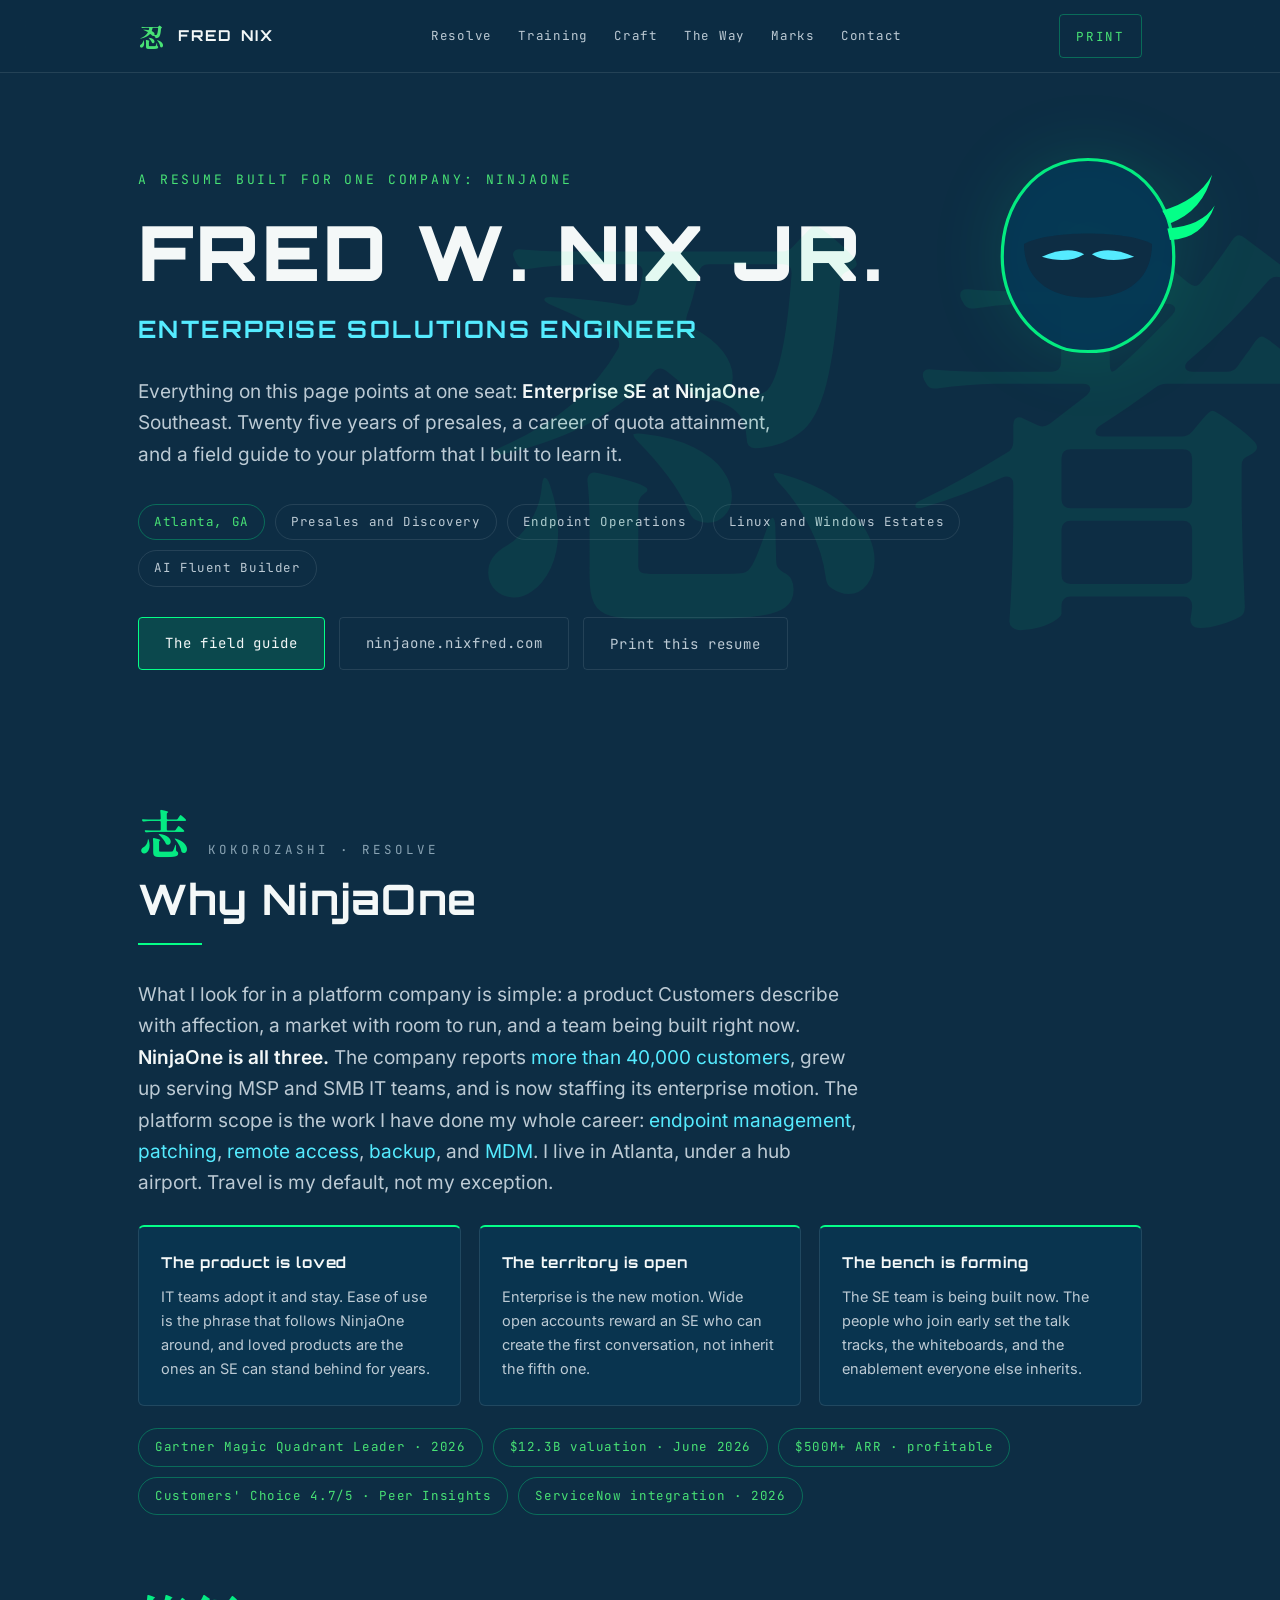
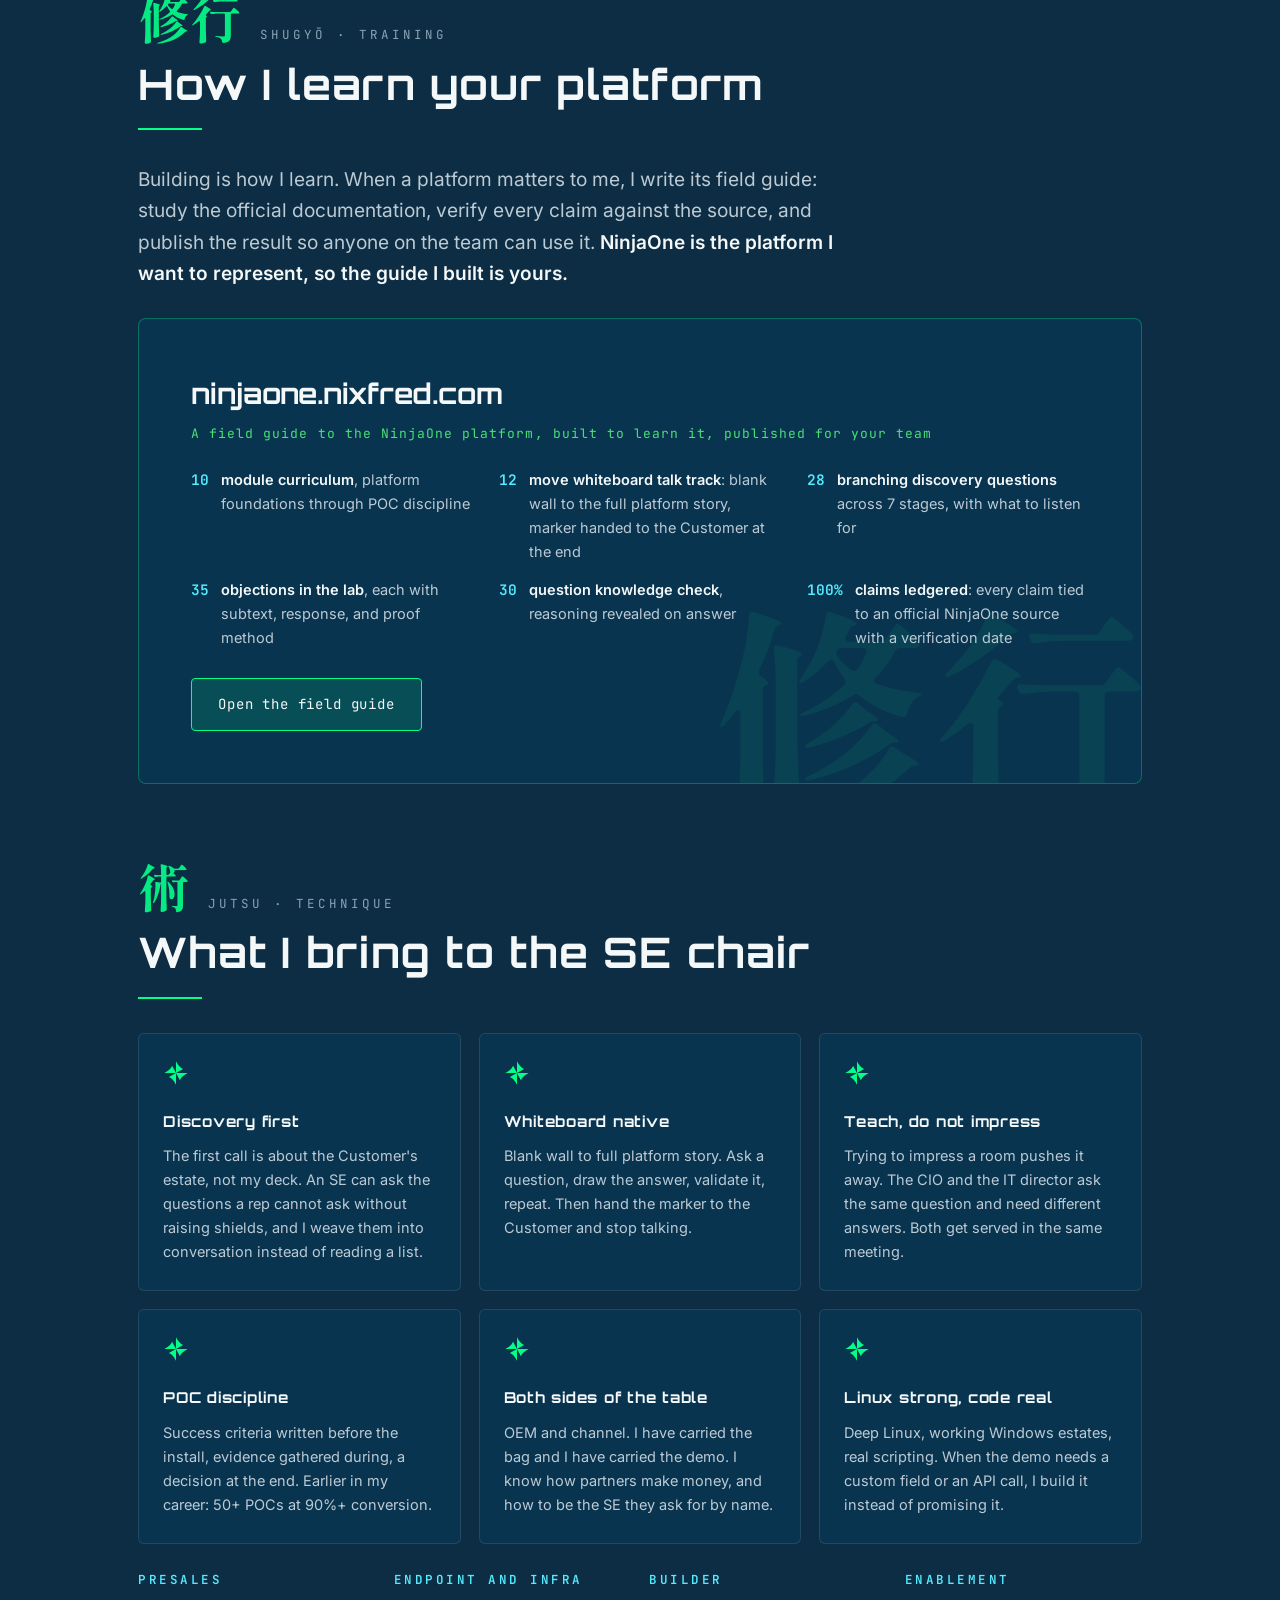
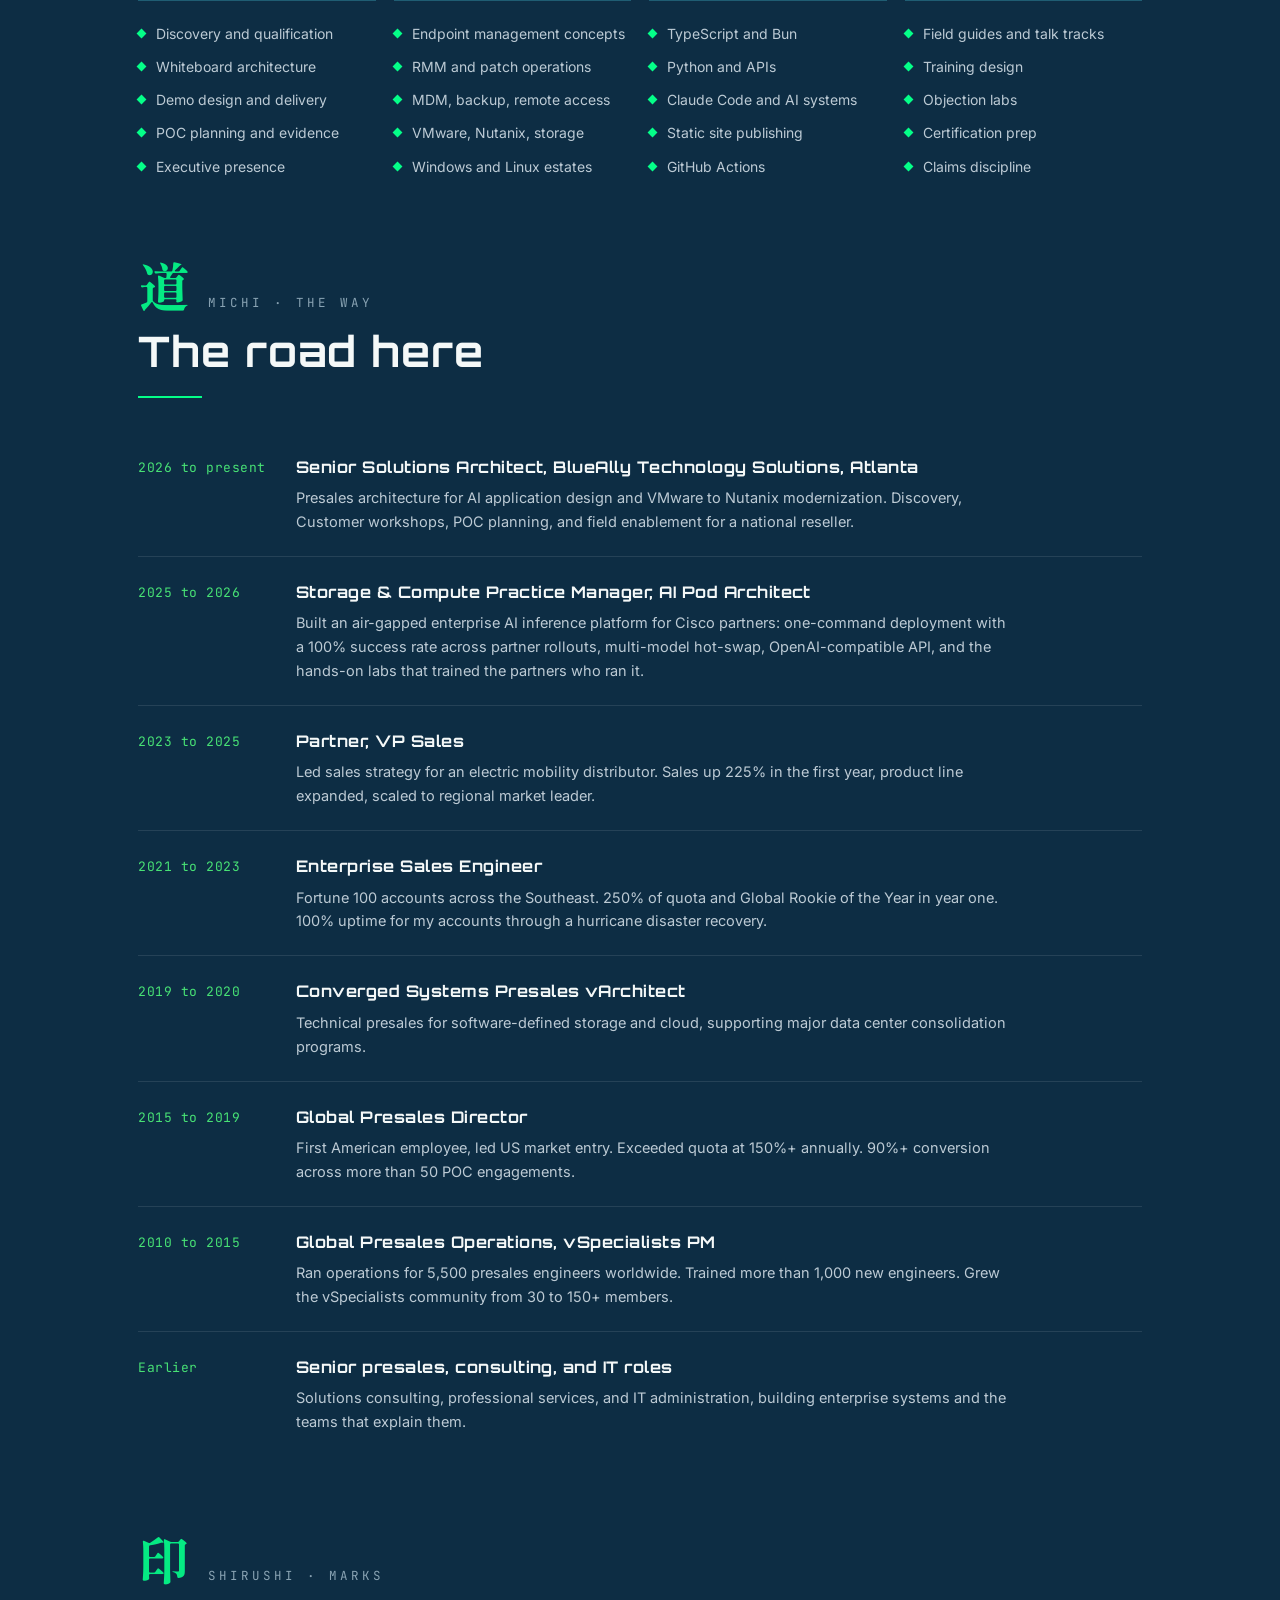
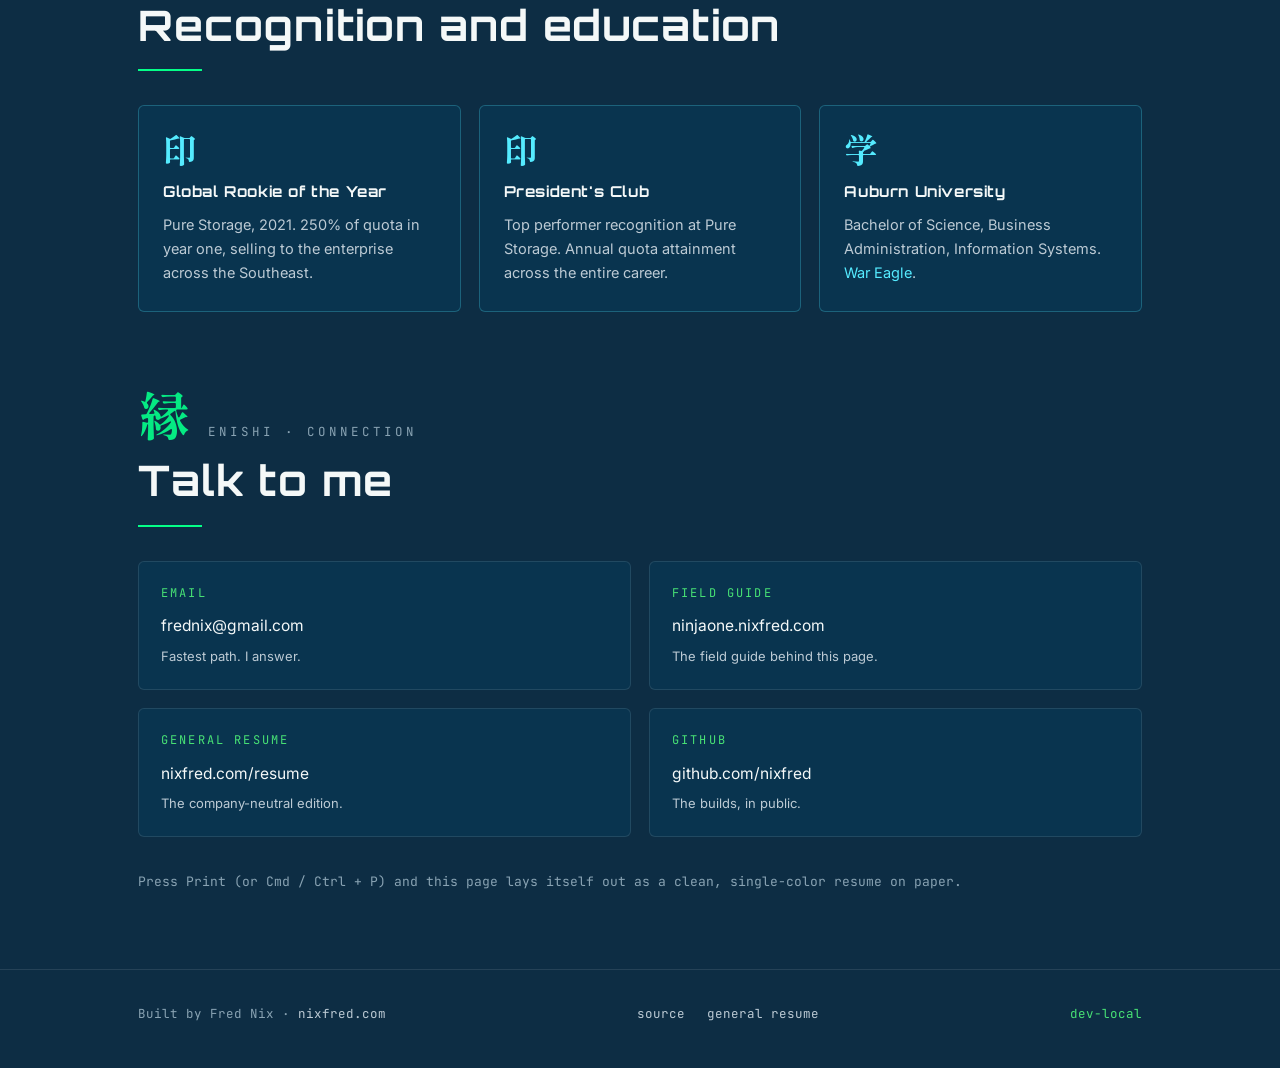
<file: index.html>
<!DOCTYPE html>
<html lang="en">
<head>
  <meta charset="UTF-8">
  <meta name="viewport" content="width=device-width, initial-scale=1.0, viewport-fit=cover">
  <title>Fred W. Nix Jr. | Enterprise SE for NinjaOne</title>
  <meta name="description" content="A NinjaOne edition of Fred Nix's resume: enterprise presales engineer, Atlanta based, with proof of platform study published at ninjaone.nixfred.com.">
  <link rel="canonical" href="https://n1.nixfred.com/">

  <meta property="og:type" content="website">
  <meta property="og:url" content="https://n1.nixfred.com/">
  <meta property="og:title" content="Fred W. Nix Jr. | Enterprise SE for NinjaOne">
  <meta property="og:description" content="Enterprise presales engineer, Atlanta based. Proof of platform study: a full NinjaOne SE field guide at ninjaone.nixfred.com.">
  <meta property="og:image" content="https://n1.nixfred.com/assets/og.png">
  <meta property="og:image:width" content="1200">
  <meta property="og:image:height" content="630">
  <meta name="twitter:card" content="summary_large_image">
  <meta name="twitter:title" content="Fred W. Nix Jr. | Enterprise SE for NinjaOne">
  <meta name="twitter:description" content="Enterprise presales engineer, Atlanta based. Proof of platform study: ninjaone.nixfred.com.">
  <meta name="twitter:image" content="https://n1.nixfred.com/assets/og.png">

  <meta name="theme-color" content="#0a0a0f">
  <link rel="icon" href="favicon.svg" type="image/svg+xml">
  <link rel="icon" href="assets/favicon-32.png" sizes="32x32" type="image/png">
  <link rel="apple-touch-icon" href="assets/favicon-180.png">

  <link rel="stylesheet" href="tokens.css">
  <link rel="stylesheet" href="styles.css">
  <link rel="stylesheet" href="print.css">
  <script>document.documentElement.classList.add('js');</script>
</head>
<body>
<a class="skip-link" href="#main">Skip to content</a>

<svg width="0" height="0" style="position:absolute" aria-hidden="true">
  <defs>
    <symbol id="shuriken" viewBox="0 0 40 40">
      <g fill="currentColor">
        <path d="M20 20 L20 2 Q25 12 31 14 Z"/>
        <path d="M20 20 L20 2 Q25 12 31 14 Z" transform="rotate(90 20 20)"/>
        <path d="M20 20 L20 2 Q25 12 31 14 Z" transform="rotate(180 20 20)"/>
        <path d="M20 20 L20 2 Q25 12 31 14 Z" transform="rotate(270 20 20)"/>
      </g>
    </symbol>
  </defs>
</svg>

<nav class="site-nav" aria-label="Sections">
  <div class="wrap">
    <a class="brand" href="#top"><span class="brand-kanji" lang="ja" aria-hidden="true">忍</span>FRED NIX</a>
    <ul class="nav-links">
      <li><a href="#resolve">Resolve</a></li>
      <li><a href="#training">Training</a></li>
      <li><a href="#craft">Craft</a></li>
      <li><a href="#way">The Way</a></li>
      <li><a href="#marks">Marks</a></li>
      <li><a href="#contact">Contact</a></li>
    </ul>
    <button class="nav-print" type="button" data-open-print>PRINT</button>
  </div>
</nav>

<main id="main">

<header class="hero" id="top">
  <div class="hero-watermark" lang="ja" aria-hidden="true">忍者</div>
  <svg class="hero-ninja" viewBox="0 0 200 200" role="img" aria-label="Ninja in a hood, watching">
    <path d="M100 16 C58 16 33 51 33 92 C33 123 50 151 79 163 C89 167 111 167 121 163 C150 151 167 123 167 92 C167 51 142 16 100 16 Z"
          fill="var(--ink-3)" stroke="var(--brand)" stroke-width="2.5" opacity="0.9"/>
    <path d="M50 82 C69 71 131 71 150 82 C150 108 132 124 100 124 C68 124 50 108 50 82 Z" fill="var(--ink)"/>
    <path d="M64 92 Q84 83 97 90 Q84 98 64 92 Z" fill="var(--sky)"/>
    <path d="M136 92 Q116 83 103 90 Q116 98 136 92 Z" fill="var(--sky)"/>
    <path d="M158 56 Q186 48 197 28 Q190 56 164 66 Z" fill="var(--brand)"/>
    <path d="M162 70 Q189 68 199 52 Q190 78 164 79 Z" fill="var(--brand)"/>
  </svg>
  <div class="wrap">
    <p class="kicker">A resume built for one company: NinjaOne</p>
    <h1>FRED W. NIX JR.</h1>
    <p class="hero-role">ENTERPRISE SOLUTIONS ENGINEER</p>
    <p class="hero-claim">
      Everything on this page points at one seat:
      <strong>Enterprise SE at NinjaOne</strong>, Southeast. Twenty five years of
      presales, a career of quota attainment, and a field guide to your platform
      that I built to learn it.
    </p>
    <ul class="chip-row">
      <li class="chip accent">Atlanta, GA</li>
      <li class="chip">Presales and Discovery</li>
      <li class="chip">Endpoint Operations</li>
      <li class="chip">Linux and Windows Estates</li>
      <li class="chip">AI Fluent Builder</li>
    </ul>
    <div class="cta-row">
      <a class="btn" href="#training">The field guide</a>
      <a class="btn ghost" href="https://ninjaone.nixfred.com/">ninjaone.nixfred.com</a>
      <button class="btn ghost" type="button" data-open-print>Print this resume</button>
    </div>
  </div>
</header>

<section id="resolve" aria-labelledby="resolve-h">
  <div class="wrap">
    <div class="section-head reveal">
      <div class="section-mark">
        <span class="mark-kanji" lang="ja">志</span>
        <span class="mark-romaji">kokorozashi · resolve</span>
      </div>
      <h2 id="resolve-h">Why NinjaOne</h2>
      <div class="section-rule"></div>
    </div>
    <p class="lede reveal">
      What I look for in a platform company is simple: a product Customers describe
      with affection, a market with room to run, and a team being built right now.
      <strong>NinjaOne is all three.</strong> The company reports
      <a href="https://www.ninjaone.com/">more than 40,000 customers</a>, grew up
      serving MSP and SMB IT teams, and is now staffing its enterprise motion.
      The platform scope is the work I have done my whole career:
      <a href="https://www.ninjaone.com/endpoint-management/">endpoint management</a>,
      <a href="https://www.ninjaone.com/patch-management/">patching</a>,
      <a href="https://www.ninjaone.com/remote-access/">remote access</a>,
      <a href="https://www.ninjaone.com/backup/">backup</a>, and
      <a href="https://www.ninjaone.com/mdm/">MDM</a>.
      I live in Atlanta, under a hub airport. Travel is my default, not my exception.
    </p>
    <ul class="why-points">
      <li class="why-point reveal">
        <h3>The product is loved</h3>
        <p>IT teams adopt it and stay. Ease of use is the phrase that follows
        NinjaOne around, and loved products are the ones an SE can stand behind
        for years.</p>
      </li>
      <li class="why-point reveal">
        <h3>The territory is open</h3>
        <p>Enterprise is the new motion. Wide open accounts reward an SE who can
        create the first conversation, not inherit the fifth one.</p>
      </li>
      <li class="why-point reveal">
        <h3>The bench is forming</h3>
        <p>The SE team is being built now. The people who join early set the
        talk tracks, the whiteboards, and the enablement everyone else inherits.</p>
      </li>
    </ul>
    <ul class="signal-row reveal">
      <li><a href="https://www.ninjaone.com/press/leader-2026-gartner-magic-quadrant-mq/">Gartner Magic Quadrant Leader · 2026</a></li>
      <li><a href="https://www.ninjaone.com/press/12-3-billion-valuation/">$12.3B valuation · June 2026</a></li>
      <li><a href="https://www.ninjaone.com/press/ninjaone-surpasses-500-million-arr/">$500M+ ARR · profitable</a></li>
      <li><a href="https://finance.yahoo.com/technology/articles/ninjaone-named-customers-choice-2026-130000196.html">Customers' Choice 4.7/5 · Peer Insights</a></li>
      <li><a href="https://finance.yahoo.com/technology/articles/ninjaone-partners-servicenow-unify-operations-130000843.html">ServiceNow integration · 2026</a></li>
    </ul>
  </div>
</section>

<section id="training" aria-labelledby="training-h">
  <div class="wrap">
    <div class="section-head reveal">
      <div class="section-mark">
        <span class="mark-kanji" lang="ja">修行</span>
        <span class="mark-romaji">shugyō · training</span>
      </div>
      <h2 id="training-h">How I learn your platform</h2>
      <div class="section-rule"></div>
    </div>
    <p class="lede reveal">
      Building is how I learn. When a platform matters to me, I write its field
      guide: study the official documentation, verify every claim against the
      source, and publish the result so anyone on the team can use it.
      <strong>NinjaOne is the platform I want to represent, so the guide I built
      is yours.</strong>
    </p>
    <div class="proof reveal" style="margin-top:28px">
      <div class="proof-kanji" lang="ja" aria-hidden="true">修行</div>
      <h3><a href="https://ninjaone.nixfred.com/">ninjaone.nixfred.com</a></h3>
      <p class="proof-sub">A field guide to the NinjaOne platform, built to learn it, published for your team</p>
      <ul class="proof-grid">
        <li><span class="n">10</span><span><strong>module curriculum</strong>, platform foundations through POC discipline</span></li>
        <li><span class="n">12</span><span><strong>move whiteboard talk track</strong>: blank wall to the full platform story, marker handed to the Customer at the end</span></li>
        <li><span class="n">28</span><span><strong>branching discovery questions</strong> across 7 stages, with what to listen for</span></li>
        <li><span class="n">35</span><span><strong>objections in the lab</strong>, each with subtext, response, and proof method</span></li>
        <li><span class="n">30</span><span><strong>question knowledge check</strong>, reasoning revealed on answer</span></li>
        <li><span class="n">100%</span><span><strong>claims ledgered</strong>: every claim tied to an official NinjaOne source with a verification date</span></li>
      </ul>
      <a class="btn" href="https://ninjaone.nixfred.com/">Open the field guide</a>
    </div>
  </div>
</section>

<section id="craft" aria-labelledby="craft-h">
  <div class="wrap">
    <div class="section-head reveal">
      <div class="section-mark">
        <span class="mark-kanji" lang="ja">術</span>
        <span class="mark-romaji">jutsu · technique</span>
      </div>
      <h2 id="craft-h">What I bring to the SE chair</h2>
      <div class="section-rule"></div>
    </div>
    <div class="craft-grid">
      <div class="craft-card reveal">
        <svg class="shuriken" role="img" aria-label="Shuriken mark" style="color:var(--brand)"><use href="#shuriken"/></svg>
        <h3>Discovery first</h3>
        <p>The first call is about the Customer's estate, not my deck. An SE can ask
        the questions a rep cannot ask without raising shields, and I weave them
        into conversation instead of reading a list.</p>
      </div>
      <div class="craft-card reveal">
        <svg class="shuriken" role="img" aria-label="Shuriken mark" style="color:var(--brand)"><use href="#shuriken"/></svg>
        <h3>Whiteboard native</h3>
        <p>Blank wall to full platform story. Ask a question, draw the answer,
        validate it, repeat. Then hand the marker to the Customer and stop talking.</p>
      </div>
      <div class="craft-card reveal">
        <svg class="shuriken" role="img" aria-label="Shuriken mark" style="color:var(--brand)"><use href="#shuriken"/></svg>
        <h3>Teach, do not impress</h3>
        <p>Trying to impress a room pushes it away. The CIO and the IT director ask
        the same question and need different answers. Both get served in the same meeting.</p>
      </div>
      <div class="craft-card reveal">
        <svg class="shuriken" role="img" aria-label="Shuriken mark" style="color:var(--brand)"><use href="#shuriken"/></svg>
        <h3>POC discipline</h3>
        <p>Success criteria written before the install, evidence gathered during,
        a decision at the end. Earlier in my career: 50+ POCs at 90%+ conversion.</p>
      </div>
      <div class="craft-card reveal">
        <svg class="shuriken" role="img" aria-label="Shuriken mark" style="color:var(--brand)"><use href="#shuriken"/></svg>
        <h3>Both sides of the table</h3>
        <p>OEM and channel. I have carried the bag and I have carried the demo. I know
        how partners make money, and how to be the SE they ask for by name.</p>
      </div>
      <div class="craft-card reveal">
        <svg class="shuriken" role="img" aria-label="Shuriken mark" style="color:var(--brand)"><use href="#shuriken"/></svg>
        <h3>Linux strong, code real</h3>
        <p>Deep Linux, working Windows estates, real scripting. When the demo needs a
        custom field or an API call, I build it instead of promising it.</p>
      </div>
    </div>

    <div class="skills-grid">
      <div class="skill-col reveal">
        <h3>Presales</h3>
        <ul>
          <li>Discovery and qualification</li>
          <li>Whiteboard architecture</li>
          <li>Demo design and delivery</li>
          <li>POC planning and evidence</li>
          <li>Executive presence</li>
        </ul>
      </div>
      <div class="skill-col reveal">
        <h3>Endpoint and Infra</h3>
        <ul>
          <li>Endpoint management concepts</li>
          <li>RMM and patch operations</li>
          <li>MDM, backup, remote access</li>
          <li>VMware, Nutanix, storage</li>
          <li>Windows and Linux estates</li>
        </ul>
      </div>
      <div class="skill-col reveal">
        <h3>Builder</h3>
        <ul>
          <li>TypeScript and Bun</li>
          <li>Python and APIs</li>
          <li>Claude Code and AI systems</li>
          <li>Static site publishing</li>
          <li>GitHub Actions</li>
        </ul>
      </div>
      <div class="skill-col reveal">
        <h3>Enablement</h3>
        <ul>
          <li>Field guides and talk tracks</li>
          <li>Training design</li>
          <li>Objection labs</li>
          <li>Certification prep</li>
          <li>Claims discipline</li>
        </ul>
      </div>
    </div>
  </div>
</section>

<section id="way" aria-labelledby="way-h">
  <div class="wrap">
    <div class="section-head reveal">
      <div class="section-mark">
        <span class="mark-kanji" lang="ja">道</span>
        <span class="mark-romaji">michi · the way</span>
      </div>
      <h2 id="way-h">The road here</h2>
      <div class="section-rule"></div>
    </div>
    <ul class="timeline">
      <li class="reveal">
        <span class="t-when">2026 to present</span>
        <div>
          <div class="t-role">Senior Solutions Architect, BlueAlly Technology Solutions, Atlanta</div>
          <p class="t-what">Presales architecture for AI application design and VMware to
          Nutanix modernization. Discovery, Customer workshops, POC planning, and field
          enablement for a national reseller.</p>
        </div>
      </li>
      <li class="reveal">
        <span class="t-when">2025 to 2026</span>
        <div>
          <div class="t-role">Storage &amp; Compute Practice Manager, AI Pod Architect</div>
          <p class="t-what">Built an air-gapped enterprise AI inference platform for Cisco
          partners: one-command deployment with a 100% success rate across partner rollouts,
          multi-model hot-swap, OpenAI-compatible API, and the hands-on labs that trained
          the partners who ran it.</p>
        </div>
      </li>
      <li class="reveal">
        <span class="t-when">2023 to 2025</span>
        <div>
          <div class="t-role">Partner, VP Sales</div>
          <p class="t-what">Led sales strategy for an electric mobility distributor.
          Sales up 225% in the first year, product line expanded, scaled to regional
          market leader.</p>
        </div>
      </li>
      <li class="reveal">
        <span class="t-when">2021 to 2023</span>
        <div>
          <div class="t-role">Enterprise Sales Engineer</div>
          <p class="t-what">Fortune 100 accounts across the Southeast. 250% of quota and
          Global Rookie of the Year in year one. 100% uptime for my accounts through a
          hurricane disaster recovery.</p>
        </div>
      </li>
      <li class="reveal">
        <span class="t-when">2019 to 2020</span>
        <div>
          <div class="t-role">Converged Systems Presales vArchitect</div>
          <p class="t-what">Technical presales for software-defined storage and cloud,
          supporting major data center consolidation programs.</p>
        </div>
      </li>
      <li class="reveal">
        <span class="t-when">2015 to 2019</span>
        <div>
          <div class="t-role">Global Presales Director</div>
          <p class="t-what">First American employee, led US market entry. Exceeded quota at
          150%+ annually. 90%+ conversion across more than 50 POC engagements.</p>
        </div>
      </li>
      <li class="reveal">
        <span class="t-when">2010 to 2015</span>
        <div>
          <div class="t-role">Global Presales Operations, vSpecialists PM</div>
          <p class="t-what">Ran operations for 5,500 presales engineers worldwide. Trained
          more than 1,000 new engineers. Grew the vSpecialists community from 30 to 150+
          members.</p>
        </div>
      </li>
      <li class="reveal">
        <span class="t-when">Earlier</span>
        <div>
          <div class="t-role">Senior presales, consulting, and IT roles</div>
          <p class="t-what">Solutions consulting, professional services, and IT
          administration, building enterprise systems and the teams that explain them.</p>
        </div>
      </li>
    </ul>
  </div>
</section>

<section id="marks" aria-labelledby="marks-h">
  <div class="wrap">
    <div class="section-head reveal">
      <div class="section-mark">
        <span class="mark-kanji" lang="ja">印</span>
        <span class="mark-romaji">shirushi · marks</span>
      </div>
      <h2 id="marks-h">Recognition and education</h2>
      <div class="section-rule"></div>
    </div>
    <div class="marks-grid">
      <div class="mark-card reveal">
        <div class="kanji-badge" lang="ja" aria-hidden="true">印</div>
        <h3>Global Rookie of the Year</h3>
        <p>Pure Storage, 2021. 250% of quota in year one, selling to the enterprise
        across the Southeast.</p>
      </div>
      <div class="mark-card reveal">
        <div class="kanji-badge" lang="ja" aria-hidden="true">印</div>
        <h3>President's Club</h3>
        <p>Top performer recognition at Pure Storage. Annual quota attainment across
        the entire career.</p>
      </div>
      <div class="mark-card reveal">
        <div class="kanji-badge" lang="ja" aria-hidden="true">学</div>
        <h3>Auburn University</h3>
        <p>Bachelor of Science, Business Administration, Information Systems.
        <a href="https://www.auburn.edu/">War Eagle</a>.</p>
      </div>
    </div>
  </div>
</section>

<section id="contact" aria-labelledby="contact-h">
  <div class="wrap">
    <div class="section-head reveal">
      <div class="section-mark">
        <span class="mark-kanji" lang="ja">縁</span>
        <span class="mark-romaji">enishi · connection</span>
      </div>
      <h2 id="contact-h">Talk to me</h2>
      <div class="section-rule"></div>
    </div>
    <ul class="contact-links">
      <li class="reveal">
        <a href="mailto:frednix@gmail.com">
          <span class="lbl">Email</span>
          <span class="val">frednix@gmail.com</span>
          <span class="sub">Fastest path. I answer.</span>
        </a>
      </li>
      <li class="reveal">
        <a href="https://ninjaone.nixfred.com/">
          <span class="lbl">Field guide</span>
          <span class="val">ninjaone.nixfred.com</span>
          <span class="sub">The field guide behind this page.</span>
        </a>
      </li>
      <li class="reveal">
        <a href="https://nixfred.com/resume/">
          <span class="lbl">General resume</span>
          <span class="val">nixfred.com/resume</span>
          <span class="sub">The company-neutral edition.</span>
        </a>
      </li>
      <li class="reveal">
        <a href="https://github.com/nixfred">
          <span class="lbl">GitHub</span>
          <span class="val">github.com/nixfred</span>
          <span class="sub">The builds, in public.</span>
        </a>
      </li>
    </ul>
    <p class="print-hint">Press Print (or Cmd / Ctrl + P) and this page lays itself out as a clean, single-color resume on paper.</p>
  </div>
</section>

</main>

<div class="print-modal" id="printModal" role="dialog" aria-modal="true" aria-labelledby="printTitle" hidden>
  <div class="print-backdrop" data-close-print></div>
  <div class="print-card">
    <svg class="print-shuriken" role="img" aria-label="Shuriken mark"><use href="#shuriken"/></svg>
    <h2 id="printTitle">Take it on paper</h2>
    <p>This page lays itself out as a clean, single-color resume: decorations
    and buttons step aside, the record stays. One file, made to be printed.</p>
    <div class="print-actions">
      <button class="btn" type="button" id="doPrint">Print the resume</button>
      <button class="btn ghost" type="button" data-close-print>Not now</button>
    </div>
    <p class="print-note">Cmd / Ctrl + P works too.</p>
  </div>
</div>

<footer class="site-footer">
  <div class="wrap">
    <span>Built by Fred Nix · <a href="https://nixfred.com/">nixfred.com</a></span>
    <span class="footer-links">
      <a href="https://github.com/nixfred/resume.nixfred.com.ninjaone">source</a>
      <a href="https://nixfred.com/resume/">general resume</a>
    </span>
    <span class="version">dev-local</span>
  </div>
</footer>

<script>
  // Decorative reveal only. All content is present without JS.
  const revealObserver = new IntersectionObserver((entries) => {
    entries.forEach(entry => {
      if (entry.isIntersecting) {
        entry.target.classList.add('in');
        revealObserver.unobserve(entry.target);
      }
    });
  }, { threshold: 0.08 });
  document.querySelectorAll('.reveal').forEach(el => revealObserver.observe(el));

  // Print modal: glowing window, ESC and backdrop close, focus returned.
  const modal = document.getElementById('printModal');
  let lastTrigger = null;

  function openPrint(trigger) {
    lastTrigger = trigger;
    modal.hidden = false;
    document.body.style.overflow = 'hidden';
    document.getElementById('doPrint').focus();
  }
  function closePrint() {
    modal.hidden = true;
    document.body.style.overflow = '';
    if (lastTrigger) lastTrigger.focus();
  }

  document.querySelectorAll('[data-open-print]').forEach(btn => {
    btn.addEventListener('click', () => openPrint(btn));
  });
  modal.querySelectorAll('[data-close-print]').forEach(el => {
    el.addEventListener('click', closePrint);
  });
  document.getElementById('doPrint').addEventListener('click', () => {
    closePrint();
    window.print();
  });
  document.addEventListener('keydown', (e) => {
    if (e.key === 'Escape' && !modal.hidden) closePrint();
  });
</script>

</body>
</html>
</file>
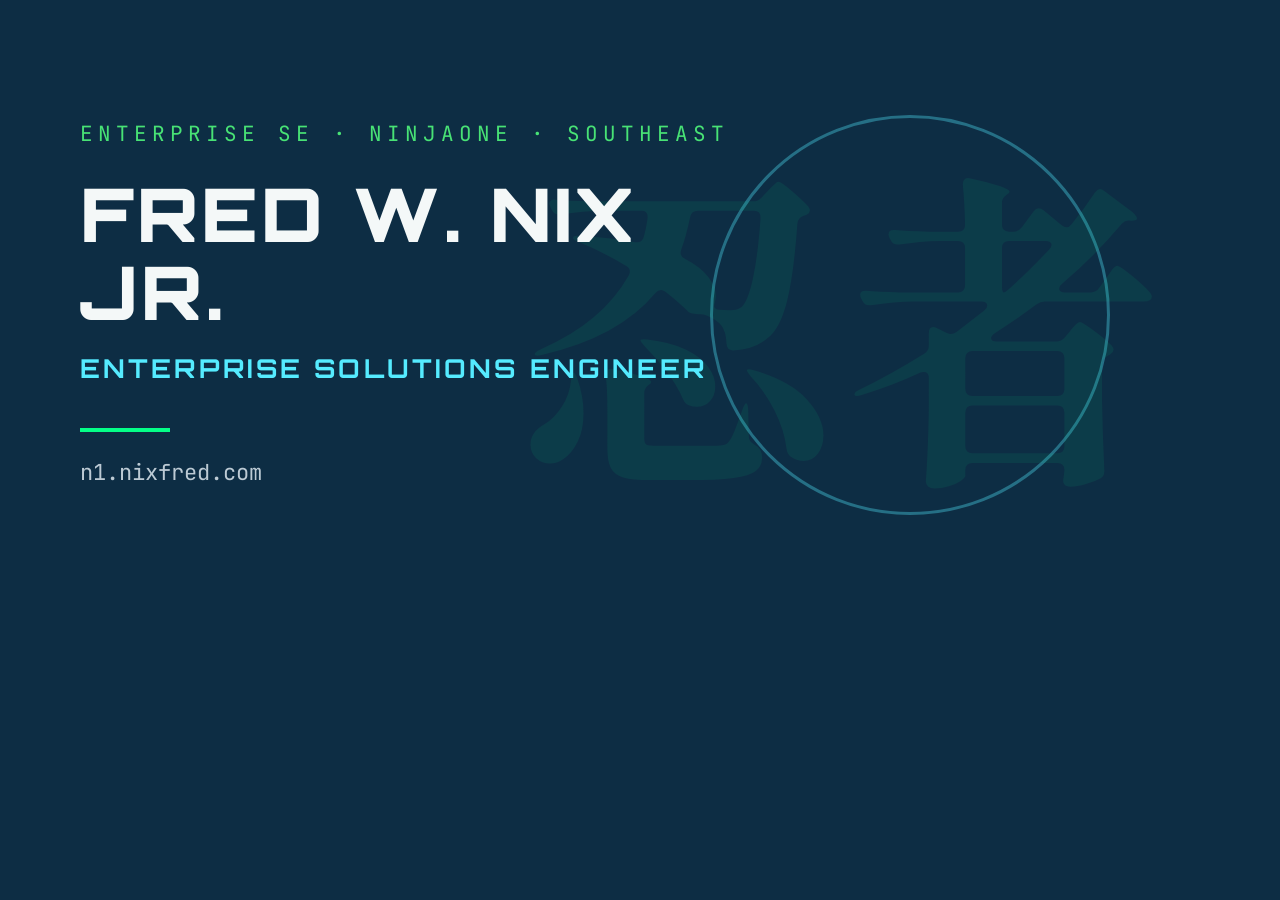
<file: og.html>
<!DOCTYPE html>
<!-- OG card source. Rendered to assets/og.png (1200x630) by scripts/build.sh.
     Colors come from tokens.css so the tokens gate holds here too. -->
<html lang="en">
<head>
<meta charset="UTF-8">
<link rel="stylesheet" href="tokens.css">
<style>
  @font-face {
    font-family: 'Orbitron';
    src: url('assets/fonts/orbitron-900.woff2') format('woff2');
    font-weight: 900;
  }
  @font-face {
    font-family: 'Orbitron';
    src: url('assets/fonts/orbitron-700.woff2') format('woff2');
    font-weight: 700;
  }
  @font-face {
    font-family: 'JetBrains Mono';
    src: url('assets/fonts/jetbrains-mono-400.woff2') format('woff2');
    font-weight: 400;
  }
  @font-face {
    font-family: 'Shippori Mincho B1';
    src: url('assets/fonts/shippori-kanji.woff2') format('woff2');
    font-weight: 700;
  }
  * { margin: 0; padding: 0; box-sizing: border-box; }
  body {
    width: 1200px; height: 630px;
    background: var(--ink);
    color: var(--bone);
    font-family: 'Orbitron', sans-serif;
    position: relative;
    overflow: hidden;
  }
  .kanji {
    position: absolute; right: 30px; top: 50%;
    transform: translateY(-50%);
    font-family: 'Shippori Mincho B1', serif;
    font-size: 330px; line-height: 1;
    color: var(--kanji-watermark);
  }
  .ring {
    position: absolute; right: 90px; top: 115px;
    width: 400px; height: 400px; border-radius: 50%;
    border: 3px solid var(--sky);
    opacity: 0.35;
  }
  .inner { position: absolute; left: 80px; top: 120px; width: 720px; }
  .kicker {
    font-family: 'JetBrains Mono', monospace;
    font-size: 21px; letter-spacing: 0.24em;
    color: var(--brand-text);
    text-transform: uppercase;
    margin-bottom: 28px;
  }
  h1 { font-size: 74px; font-weight: 900; letter-spacing: 0.04em; line-height: 1.05; }
  .role {
    font-size: 26px; font-weight: 700; letter-spacing: 0.12em;
    color: var(--sky); margin-top: 22px;
  }
  .rule { width: 90px; height: 4px; background: var(--brand); margin-top: 44px; }
  .url {
    font-family: 'JetBrains Mono', monospace;
    font-size: 22px; color: var(--bone-dim); margin-top: 26px;
  }
</style>
</head>
<body>
  <div class="ring"></div>
  <div class="kanji" lang="ja">忍者</div>
  <div class="inner">
    <div class="kicker">Enterprise SE · NinjaOne · Southeast</div>
    <h1>FRED W. NIX JR.</h1>
    <div class="role">ENTERPRISE SOLUTIONS ENGINEER</div>
    <div class="rule"></div>
    <div class="url">n1.nixfred.com</div>
  </div>
</body>
</html>
</file>
<file: tokens.css>
/* tokens.css: the only home for color values on n1.nixfred.com (factory: tokens are law).
   Palette: NinjaOne brand colors, pulled from the live ninjaone.com CSS custom
   properties 2026-08-02 (Fred ruling: use their colors). */
:root {
  /* palette (NinjaOne: vivid green, sky cyan, dark navy blues) */
  --ink: #0d2d44;
  --ink-2: #09344f;
  --ink-3: #053856;
  --bone: #f4f8f8;
  --bone-dim: #bccad4;
  --bone-faint: #89a3b3;
  --brand: #04ff88;
  --brand-text: #48e275;
  --sky: #55ebff;
  --sky-dim: #007da5;

  /* derived shades */
  --brand-border: rgba(4, 255, 139, 0.30);
  --brand-glow: rgba(4, 255, 139, 0.13);
  --sky-border: rgba(85, 235, 255, 0.25);
  --bone-border: rgba(244, 248, 248, 0.10);
  --ink-overlay: rgba(13, 45, 68, 0.85);
  --kanji-watermark: rgba(4, 255, 139, 0.07);
  --kanji-mark: rgba(4, 255, 139, 0.9);

  /* type */
  --font-display: 'Orbitron', sans-serif;
  --font-body: 'Inter', sans-serif;
  --font-mono: 'JetBrains Mono', monospace;
  --font-kanji: 'Shippori Mincho B1', serif;

  /* rhythm */
  --maxw: 1100px;
  --gutter: clamp(20px, 4vw, 48px);
  --section-gap: clamp(44px, 6vw, 76px);

  color-scheme: dark;
}

/* print palette: clean single-color paper resume. Colors live here so
   print.css stays layout-only and the tokens gate holds on paper too. */
@media print {
  :root {
    --ink: #ffffff;
    --ink-2: #ffffff;
    --ink-3: #ffffff;
    --bone: #1a1a1a;
    --bone-dim: #333333;
    --bone-faint: #555555;
    --brand: #1a1a1a;
    --brand-text: #1a1a1a;
    --sky: #1a1a1a;
    --sky-dim: #1a1a1a;
    --brand-border: #cccccc;
    --brand-glow: #ffffff;
    --sky-border: #cccccc;
    --bone-border: #dddddd;
    --ink-overlay: #ffffff;
    --kanji-watermark: rgba(0, 0, 0, 0);
    --kanji-mark: #1a1a1a;
    color-scheme: light;
  }
}
</file>
<file: styles.css>
/* styles.css: n1.nixfred.com. All color flows from tokens.css. */

@font-face {
  font-family: 'Orbitron';
  src: url('assets/fonts/orbitron-700.woff2') format('woff2');
  font-weight: 700;
  font-display: swap;
}
@font-face {
  font-family: 'Orbitron';
  src: url('assets/fonts/orbitron-900.woff2') format('woff2');
  font-weight: 900;
  font-display: swap;
}
@font-face {
  font-family: 'Inter';
  src: url('assets/fonts/inter-400.woff2') format('woff2');
  font-weight: 400;
  font-display: swap;
}
@font-face {
  font-family: 'Inter';
  src: url('assets/fonts/inter-600.woff2') format('woff2');
  font-weight: 600;
  font-display: swap;
}
@font-face {
  font-family: 'Inter';
  src: url('assets/fonts/inter-700.woff2') format('woff2');
  font-weight: 700;
  font-display: swap;
}
@font-face {
  font-family: 'JetBrains Mono';
  src: url('assets/fonts/jetbrains-mono-400.woff2') format('woff2');
  font-weight: 400;
  font-display: swap;
}
@font-face {
  font-family: 'JetBrains Mono';
  src: url('assets/fonts/jetbrains-mono-600.woff2') format('woff2');
  font-weight: 600;
  font-display: swap;
}
@font-face {
  font-family: 'Shippori Mincho B1';
  src: url('assets/fonts/shippori-kanji.woff2') format('woff2');
  font-weight: 700;
  font-display: swap;
}

* { margin: 0; padding: 0; box-sizing: border-box; }

html { scroll-behavior: smooth; }

body {
  background: var(--ink);
  color: var(--bone);
  font-family: var(--font-body);
  font-size: 17px;
  line-height: 1.65;
  -webkit-text-size-adjust: 100%;
  text-size-adjust: 100%;
  overflow-x: hidden;
}

::selection { background: var(--sky); color: var(--ink); }

a { color: var(--sky); text-decoration: none; }
a:hover { text-decoration: underline; }
a:focus-visible, button:focus-visible {
  outline: 2px solid var(--brand-text);
  outline-offset: 3px;
  border-radius: 2px;
}

.skip-link {
  position: absolute;
  left: -9999px;
  top: 0;
  background: var(--sky);
  color: var(--ink);
  padding: 10px 18px;
  font-family: var(--font-mono);
  font-size: 13px;
  z-index: 100;
}
.skip-link:focus { left: 0; }

.wrap {
  max-width: var(--maxw);
  margin: 0 auto;
  padding-left: var(--gutter);
  padding-right: var(--gutter);
}

/* ---------- nav ---------- */
.site-nav {
  position: sticky;
  top: 0;
  z-index: 50;
  background: var(--ink-overlay);
  backdrop-filter: blur(12px);
  border-bottom: 1px solid var(--bone-border);
}
.site-nav .wrap {
  display: flex;
  align-items: center;
  justify-content: space-between;
  padding-top: 14px;
  padding-bottom: 14px;
}
.brand {
  display: flex;
  align-items: center;
  gap: 12px;
  color: var(--bone);
  font-family: var(--font-display);
  font-weight: 700;
  font-size: 15px;
  letter-spacing: 0.14em;
}
.brand:hover { text-decoration: none; }
.brand-kanji {
  font-family: var(--font-kanji);
  color: var(--brand-text);
  font-size: 26px;
  line-height: 1;
}
.nav-links {
  display: flex;
  gap: 26px;
  list-style: none;
  font-family: var(--font-mono);
  font-size: 12.5px;
  letter-spacing: 0.06em;
}
.nav-links a { color: var(--bone-dim); }
.nav-links a:hover { color: var(--sky); text-decoration: none; }
@media (max-width: 760px) {
  .nav-links { display: none; }
}
.nav-print {
  font-family: var(--font-mono);
  font-size: 12.5px;
  letter-spacing: 0.14em;
  color: var(--brand-text);
  background: transparent;
  border: 1px solid var(--brand-border);
  border-radius: 4px;
  padding: 9px 16px;
  min-height: 44px;
  cursor: pointer;
}
.nav-print:hover { border-color: var(--brand-text); background: var(--brand-glow); }

/* ---------- hero ---------- */
.hero {
  position: relative;
  padding: clamp(52px, 8vw, 96px) 0 clamp(36px, 5vw, 60px);
  overflow: hidden;
}
.hero-watermark {
  position: absolute;
  top: 50%;
  right: -4%;
  transform: translateY(-50%);
  font-family: var(--font-kanji);
  font-size: clamp(220px, 34vw, 460px);
  line-height: 1;
  color: var(--kanji-watermark);
  white-space: nowrap;
  pointer-events: none;
  user-select: none;
}
.hero-ninja {
  position: absolute;
  top: 10%;
  right: 5%;
  width: clamp(170px, 20vw, 300px);
  pointer-events: none;
  user-select: none;
  filter: drop-shadow(0 0 34px var(--brand-glow));
}
@media (max-width: 760px) {
  .hero-ninja {
    top: auto;
    bottom: 6%;
    right: 2%;
    width: 130px;
    opacity: 0.8;
  }
}
.kicker {
  font-family: var(--font-mono);
  font-size: 13px;
  letter-spacing: 0.22em;
  color: var(--brand-text);
  text-transform: uppercase;
  margin-bottom: 22px;
}
.hero h1 {
  font-family: var(--font-display);
  font-weight: 900;
  font-size: clamp(38px, 6.4vw, 76px);
  letter-spacing: 0.04em;
  line-height: 1.05;
  margin-bottom: 18px;
}
.hero-role {
  font-family: var(--font-display);
  font-weight: 700;
  font-size: clamp(16px, 2.3vw, 24px);
  letter-spacing: 0.10em;
  color: var(--sky);
  margin-bottom: 26px;
}
.hero-claim {
  max-width: 640px;
  font-size: clamp(17px, 1.6vw, 19px);
  color: var(--bone-dim);
  margin-bottom: 34px;
}
.hero-claim strong { color: var(--bone); font-weight: 600; }
.chip-row {
  display: flex;
  flex-wrap: wrap;
  gap: 10px;
  margin-bottom: 30px;
  list-style: none;
}
.chip {
  font-family: var(--font-mono);
  font-size: 12.5px;
  letter-spacing: 0.05em;
  color: var(--bone-dim);
  border: 1px solid var(--bone-border);
  border-radius: 999px;
  padding: 7px 15px;
}
.chip.accent {
  color: var(--brand-text);
  border-color: var(--brand-border);
}
.cta-row { display: flex; flex-wrap: wrap; gap: 14px; }
.btn {
  display: inline-block;
  font-family: var(--font-mono);
  font-size: 14px;
  letter-spacing: 0.06em;
  padding: 14px 26px;
  border-radius: 4px;
  border: 1px solid var(--brand);
  color: var(--bone);
  background: var(--brand-glow);
  cursor: pointer;
  min-height: 44px;
}
.btn:hover { border-color: var(--brand-text); background: var(--brand-glow); text-decoration: none; }
.btn.ghost {
  background: transparent;
  border-color: var(--bone-border);
  color: var(--bone-dim);
}
.btn.ghost:hover { border-color: var(--sky); color: var(--sky); background: transparent; }

/* ---------- sections ---------- */
section { padding: var(--section-gap) 0 0; }
.section-head { margin-bottom: clamp(22px, 3.2vw, 34px); }
.section-mark {
  display: flex;
  align-items: baseline;
  gap: 18px;
  margin-bottom: 14px;
}
.mark-kanji {
  font-family: var(--font-kanji);
  font-size: clamp(34px, 4.6vw, 52px);
  line-height: 1;
  color: var(--kanji-mark);
}
.mark-romaji {
  font-family: var(--font-mono);
  font-size: 12.5px;
  letter-spacing: 0.24em;
  text-transform: uppercase;
  color: var(--bone-faint);
}
.section-head h2 {
  font-family: var(--font-display);
  font-weight: 700;
  font-size: clamp(26px, 3.8vw, 42px);
  letter-spacing: 0.03em;
  line-height: 1.15;
}
.section-rule {
  width: 64px;
  height: 2px;
  background: var(--brand);
  margin-top: 20px;
}
.lede {
  max-width: 720px;
  font-size: clamp(17px, 1.7vw, 19px);
  color: var(--bone-dim);
}
.lede strong { color: var(--bone); font-weight: 600; }

/* ---------- resolve (why) ---------- */
.why-points {
  display: grid;
  grid-template-columns: repeat(auto-fit, minmax(240px, 1fr));
  gap: 18px;
  margin-top: 26px;
  list-style: none;
}
.why-point {
  border: 1px solid var(--bone-border);
  border-top: 2px solid var(--brand);
  border-radius: 6px;
  background: var(--ink-2);
  padding: 24px 22px;
}
.why-point h3 {
  font-family: var(--font-display);
  font-size: 15px;
  font-weight: 700;
  letter-spacing: 0.05em;
  margin-bottom: 10px;
  color: var(--bone);
}
.why-point p { font-size: 14.5px; color: var(--bone-dim); }

.signal-row {
  display: flex;
  flex-wrap: wrap;
  gap: 10px;
  margin-top: 22px;
  padding: 0;
  list-style: none;
}
.signal-row a {
  display: inline-block;
  font-family: var(--font-mono);
  font-size: 12.5px;
  letter-spacing: 0.05em;
  color: var(--brand-text);
  border: 1px solid var(--brand-border);
  border-radius: 999px;
  padding: 8px 16px;
}
.signal-row a:hover { border-color: var(--brand-text); background: var(--brand-glow); text-decoration: none; }

/* ---------- proof of work ---------- */
.proof {
  border: 1px solid var(--brand-border);
  border-radius: 8px;
  background: var(--ink-2);
  padding: clamp(28px, 4.5vw, 52px);
  position: relative;
  overflow: hidden;
}
.proof-kanji {
  position: absolute;
  right: -10px;
  bottom: -30px;
  font-family: var(--font-kanji);
  font-size: clamp(120px, 18vw, 220px);
  line-height: 1;
  color: var(--kanji-watermark);
  pointer-events: none;
  user-select: none;
}
.proof h3 {
  font-family: var(--font-display);
  font-weight: 700;
  font-size: clamp(20px, 2.6vw, 28px);
  margin-bottom: 6px;
}
.proof h3 a { color: var(--bone); }
.proof h3 a:hover { color: var(--sky); }
.proof-sub {
  font-family: var(--font-mono);
  font-size: 13px;
  color: var(--brand-text);
  letter-spacing: 0.08em;
  margin-bottom: 24px;
}
.proof-grid {
  display: grid;
  grid-template-columns: repeat(auto-fit, minmax(230px, 1fr));
  gap: 14px 26px;
  margin: 0 0 28px;
  padding: 0;
  list-style: none;
  position: relative;
}
.proof-grid li {
  display: flex;
  gap: 12px;
  align-items: flex-start;
  font-size: 14.5px;
  color: var(--bone-dim);
}
.proof-grid .n {
  font-family: var(--font-mono);
  font-weight: 600;
  color: var(--sky);
  white-space: nowrap;
}
.proof-grid strong { color: var(--bone); font-weight: 600; }

/* ---------- craft cards ---------- */
.craft-grid {
  display: grid;
  grid-template-columns: repeat(auto-fit, minmax(300px, 1fr));
  gap: 18px;
  margin-top: 26px;
}
.craft-card {
  border: 1px solid var(--bone-border);
  border-radius: 6px;
  background: var(--ink-2);
  padding: 26px 24px;
}
.craft-card .shuriken { width: 26px; height: 26px; margin-bottom: 16px; }
.craft-card h3 {
  font-family: var(--font-display);
  font-size: 15px;
  font-weight: 700;
  letter-spacing: 0.05em;
  margin-bottom: 10px;
}
.craft-card p { font-size: 14.5px; color: var(--bone-dim); }

/* ---------- timeline ---------- */
.timeline { list-style: none; margin-top: 26px; }
.timeline li {
  display: grid;
  grid-template-columns: 130px 1fr;
  gap: 8px 28px;
  padding: 22px 0;
  border-bottom: 1px solid var(--bone-border);
}
.timeline li:last-child { border-bottom: none; }
.t-when {
  font-family: var(--font-mono);
  font-size: 13px;
  color: var(--brand-text);
  letter-spacing: 0.04em;
  padding-top: 3px;
}
.t-role {
  font-family: var(--font-display);
  font-weight: 700;
  font-size: 16px;
  letter-spacing: 0.03em;
  margin-bottom: 6px;
}
.t-what { font-size: 14.5px; color: var(--bone-dim); max-width: 720px; }
@media (max-width: 640px) {
  .timeline li { grid-template-columns: 1fr; gap: 4px; }
}

/* ---------- skills ---------- */
.skills-grid {
  display: grid;
  grid-template-columns: repeat(auto-fit, minmax(230px, 1fr));
  gap: 18px;
  margin-top: 26px;
}
.skill-col h3 {
  font-family: var(--font-mono);
  font-size: 12.5px;
  letter-spacing: 0.2em;
  text-transform: uppercase;
  color: var(--sky);
  margin-bottom: 16px;
  padding-bottom: 10px;
  border-bottom: 1px solid var(--sky-border);
}
.skill-col ul { list-style: none; }
.skill-col li {
  font-size: 14px;
  color: var(--bone-dim);
  padding: 5px 0 5px 18px;
  position: relative;
}
.skill-col li::before {
  content: '';
  position: absolute;
  left: 0;
  top: 13px;
  width: 7px;
  height: 7px;
  background: var(--brand);
  transform: rotate(45deg);
}

/* ---------- marks ---------- */
.marks-grid {
  display: grid;
  grid-template-columns: repeat(auto-fit, minmax(280px, 1fr));
  gap: 18px;
  margin-top: 26px;
}
.mark-card {
  border: 1px solid var(--sky-border);
  border-radius: 6px;
  background: var(--ink-2);
  padding: 26px 24px;
}
.mark-card .kanji-badge {
  font-family: var(--font-kanji);
  font-size: 34px;
  color: var(--sky);
  line-height: 1;
  margin-bottom: 14px;
}
.mark-card h3 {
  font-family: var(--font-display);
  font-size: 15px;
  font-weight: 700;
  letter-spacing: 0.04em;
  margin-bottom: 8px;
}
.mark-card p { font-size: 14.5px; color: var(--bone-dim); }

/* ---------- contact ---------- */
.contact-links {
  display: grid;
  grid-template-columns: 1fr 1fr;
  gap: 18px;
  margin-top: 26px;
  list-style: none;
}
@media (max-width: 640px) {
  .contact-links { grid-template-columns: 1fr; }
}
.contact-links a {
  display: block;
  border: 1px solid var(--bone-border);
  border-radius: 6px;
  background: var(--ink-2);
  padding: 22px;
  color: var(--bone);
}
.contact-links a:hover { border-color: var(--brand); text-decoration: none; }
.contact-links .lbl {
  font-family: var(--font-mono);
  font-size: 12px;
  letter-spacing: 0.18em;
  text-transform: uppercase;
  color: var(--brand-text);
  display: block;
  margin-bottom: 8px;
}
.contact-links .val { font-size: 15.5px; color: var(--bone); }
.contact-links .sub { font-size: 13px; color: var(--bone-dim); display: block; margin-top: 6px; }
.print-hint {
  margin-top: 34px;
  font-family: var(--font-mono);
  font-size: 13px;
  color: var(--bone-faint);
}

/* ---------- print modal ---------- */
.print-modal {
  position: fixed;
  inset: 0;
  z-index: 200;
  display: flex;
  align-items: center;
  justify-content: center;
  padding: 24px;
}
.print-modal[hidden] { display: none; }
.print-backdrop {
  position: absolute;
  inset: 0;
  background: var(--ink-overlay);
  backdrop-filter: blur(8px);
}
.print-card {
  position: relative;
  max-width: 460px;
  width: 100%;
  background: var(--ink-2);
  border: 1px solid var(--brand-text);
  border-radius: 10px;
  padding: 40px 36px 32px;
  text-align: center;
  box-shadow:
    0 0 24px var(--brand-glow),
    0 0 80px var(--brand-glow),
    0 24px 60px var(--ink);
  animation: print-pop 0.28s ease-out;
}
@keyframes print-pop {
  from { opacity: 0; transform: translateY(14px) scale(0.97); }
  to { opacity: 1; transform: none; }
}
.print-shuriken {
  width: 44px;
  height: 44px;
  color: var(--brand);
  margin-bottom: 18px;
  filter: drop-shadow(0 0 12px var(--brand-glow));
}
.print-card h2 {
  font-family: var(--font-display);
  font-weight: 700;
  font-size: 24px;
  letter-spacing: 0.04em;
  margin-bottom: 14px;
}
.print-card p { font-size: 15px; color: var(--bone-dim); }
.print-actions {
  display: flex;
  gap: 12px;
  justify-content: center;
  margin-top: 26px;
  flex-wrap: wrap;
}
.print-note {
  margin-top: 20px;
  font-family: var(--font-mono);
  font-size: 12px;
  color: var(--bone-faint);
}
@media (prefers-reduced-motion: reduce) {
  .print-card { animation: none; }
}

/* ---------- footer ---------- */
.site-footer {
  margin-top: var(--section-gap);
  border-top: 1px solid var(--bone-border);
  padding: 34px 0 44px;
}
.site-footer .wrap {
  display: flex;
  flex-wrap: wrap;
  gap: 14px 28px;
  align-items: center;
  justify-content: space-between;
  font-family: var(--font-mono);
  font-size: 12.5px;
  color: var(--bone-faint);
}
.site-footer a { color: var(--bone-dim); }
.site-footer a:hover { color: var(--sky); }
.footer-links { display: flex; gap: 22px; flex-wrap: wrap; }
.version { color: var(--brand-text); }

/* ---------- reveal (decorative only) ---------- */
html.js .reveal {
  opacity: 0;
  transform: translateY(22px);
  transition: opacity 0.7s ease, transform 0.7s ease;
}
html.js .reveal.in { opacity: 1; transform: none; }
@media (prefers-reduced-motion: reduce) {
  html.js .reveal { opacity: 1; transform: none; transition: none; }
  html { scroll-behavior: auto; }
}
</file>
<file: print.css>
/* print.css: clean single-color paper resume. Layout only; every color
   comes from the @media print token block in tokens.css. */

@media print {
  body { font-size: 11pt; line-height: 1.45; background: var(--ink); }

  .site-nav, .cta-row, .print-hint, .hero-watermark,
  .proof-kanji, .skip-link, .shuriken, .print-modal, .nav-print,
  .kanji-badge { display: none !important; }

  /* the little ninja stays: small line-art figure at the top right of the header */
  .hero { padding: 0 88pt 14pt 0; }
  .hero-ninja {
    position: absolute;
    top: 0;
    right: 0;
    width: 64pt;
    filter: none;
  }

  section { padding-top: 16pt; }
  .wrap { padding: 0; max-width: none; }
  .section-head { margin-bottom: 10pt; break-after: avoid; }
  .section-rule { margin-top: 8pt; }
  .lede { margin-bottom: 4pt; }

  .why-points, .craft-grid, .skills-grid, .marks-grid, .contact-links {
    grid-template-columns: 1fr 1fr;
    gap: 8pt;
    margin-top: 12pt;
  }
  .why-point, .craft-card, .mark-card, .proof,
  .contact-links a, .timeline li, .skill-col { break-inside: avoid; }
  .signal-row { margin-top: 10pt; }
  .why-point, .craft-card, .mark-card { padding: 12pt 12pt; }
  .proof { padding: 14pt 16pt; margin-top: 12pt !important; }
  .proof-grid { grid-template-columns: 1fr 1fr; gap: 6pt 14pt; margin-bottom: 12pt; }
  .proof .btn { display: none; }
  .timeline { margin-top: 12pt; }
  .timeline li { grid-template-columns: 90pt 1fr; padding: 6pt 0; }
  .t-when { font-size: 9.5pt; }
  .skill-col h3 { margin-bottom: 8pt; padding-bottom: 6pt; }
  .contact-links { margin-top: 12pt; }
  .contact-links a { padding: 10pt 12pt; }

  h1, h2, h3 { break-after: avoid; }

  a { text-decoration: none; }
  .site-footer { margin-top: 16pt; padding: 12pt 0 0; }
  html.js .reveal { opacity: 1; transform: none; }

  @page { margin: 12mm; }
}
</file>
